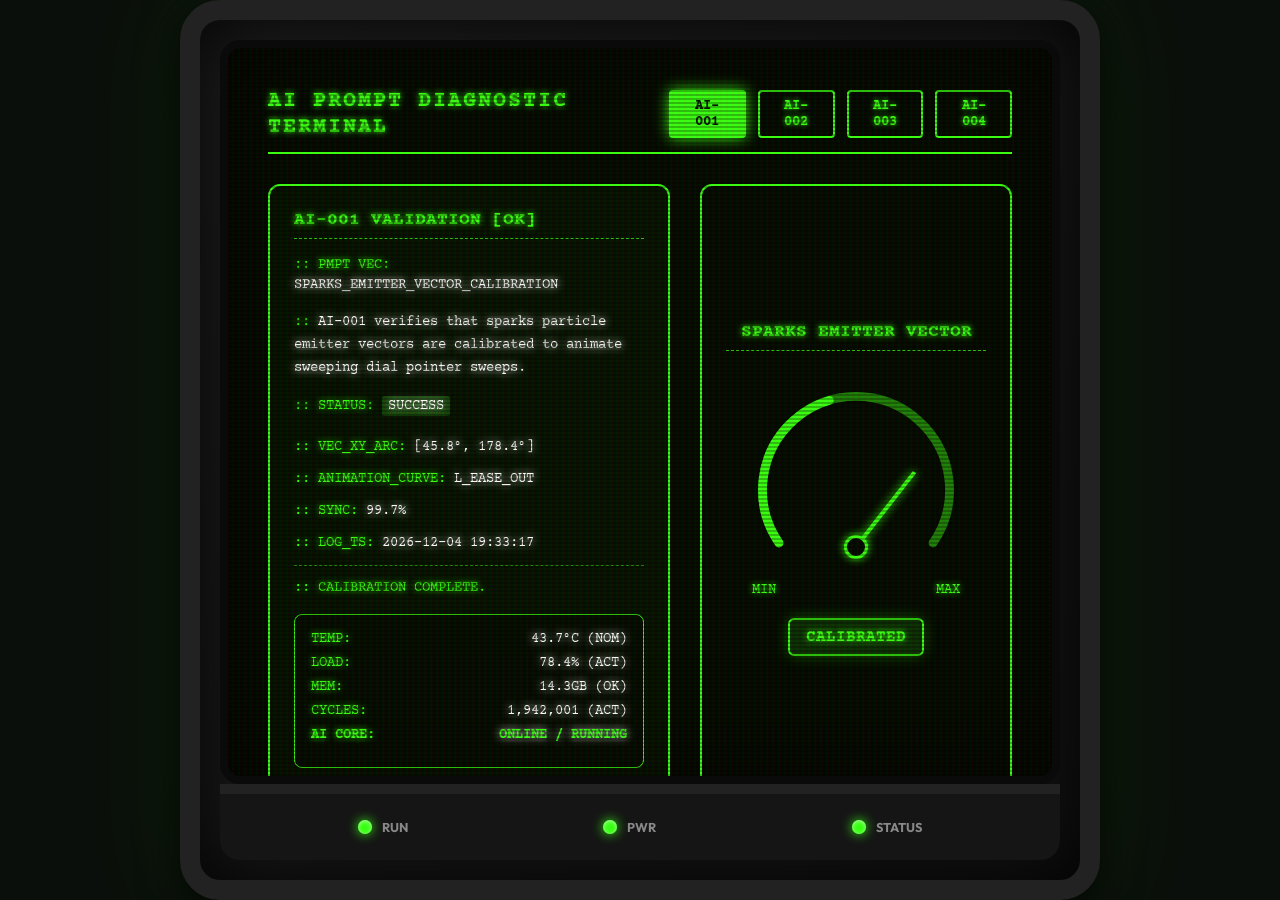
<file: pages/diagnostics.html>
<!DOCTYPE html>
<html lang="en">
<head>
  <meta charset="UTF-8">
  <title>AI Prompt Vector Diagnostics Console</title>
  <link href="https://fonts.googleapis.com/css2?family=Courier+Prime:wght@400;700&family=Outfit:wght@400;700&display=swap" rel="stylesheet">
  <style>
    :root {
      --terminal-green: #39ff14;
      --terminal-dim: #1e800a;
      --terminal-bg: #051405;
      --bezel-color: #1a1a1a;
      --shadow-color: rgba(57, 255, 20, 0.2);
    }
    
    * {
      box-sizing: border-box;
      margin: 0;
      padding: 0;
    }

    body {
      background-color: #0b0f0b;
      color: var(--terminal-green);
      font-family: 'Courier Prime', monospace;
      display: flex;
      justify-content: center;
      align-items: center;
      min-height: 100vh;
      overflow: hidden;
    }

    /* Outer CRT Monitor Frame */
    .crt-monitor {
      background: #111111;
      border: 20px solid #222222;
      border-radius: 40px;
      box-shadow: 
        inset 0 0 80px rgba(0,0,0,0.9),
        0 10px 40px rgba(0,0,0,0.8),
        0 0 100px rgba(57, 255, 20, 0.1);
      width: 920px;
      height: 900px;
      padding: 20px;
      position: relative;
      display: flex;
      flex-direction: column;
      background-image: linear-gradient(135deg, #1e1e1e 0%, #111111 100%);
    }

    /* Bezel Screen Housing */
    .screen-bezel {
      background: #020802;
      border: 8px solid #0a0a0a;
      border-radius: 20px;
      flex-grow: 1;
      position: relative;
      overflow: hidden;
      display: flex;
      flex-direction: column;
      box-shadow: inset 0 0 100px rgba(0,0,0,0.95);
    }

    /* CRT Scanline Overlay */
    .screen-bezel::before {
      content: " ";
      display: block;
      position: absolute;
      top: 0; left: 0; bottom: 0; right: 0;
      background: linear-gradient(rgba(18, 16, 16, 0) 50%, rgba(0, 0, 0, 0.25) 50%), linear-gradient(90deg, rgba(255, 0, 0, 0.06), rgba(0, 255, 0, 0.02), rgba(0, 255, 0, 0.06));
      z-index: 10;
      background-size: 100% 4px, 6px 100%;
      pointer-events: none;
    }

    /* Screen Flicker Animation */
    .screen-bezel::after {
      content: " ";
      display: block;
      position: absolute;
      top: 0; left: 0; bottom: 0; right: 0;
      background: rgba(18, 16, 16, 0.15);
      opacity: 0;
      z-index: 11;
      pointer-events: none;
      animation: flicker 0.15s infinite;
    }

    @keyframes flicker {
      0% { opacity: 0.18; }
      50% { opacity: 0.22; }
      100% { opacity: 0.18; }
    }

    /* Inner Screen Contents */
    .screen-content {
      padding: 40px;
      display: flex;
      flex-direction: column;
      height: 100%;
      position: relative;
      text-shadow: 0 0 6px var(--terminal-green);
    }

    /* Header Panel */
    .header-bar {
      display: flex;
      justify-content: space-between;
      align-items: center;
      border-bottom: 2px solid var(--terminal-green);
      padding-bottom: 12px;
      margin-bottom: 30px;
    }

    .header-title {
      font-size: 1.4rem;
      font-weight: bold;
      letter-spacing: 2px;
    }

    /* Navigation Tabs */
    .vector-tabs {
      display: flex;
      gap: 12px;
    }

    .tab-btn {
      background: transparent;
      border: 2px solid var(--terminal-green);
      color: var(--terminal-green);
      padding: 6px 16px;
      font-family: 'Courier Prime', monospace;
      font-size: 0.9rem;
      font-weight: bold;
      cursor: pointer;
      border-radius: 4px;
      text-shadow: 0 0 5px var(--terminal-green);
      transition: all 0.2s ease;
    }

    .tab-btn:hover, .tab-btn.active {
      background: var(--terminal-green);
      color: var(--terminal-bg);
      box-shadow: 0 0 15px var(--terminal-green);
      text-shadow: none;
    }

    /* Main Console Grid */
    .main-grid {
      display: grid;
      grid-template-columns: 1.3fr 1fr;
      gap: 30px;
      flex-grow: 1;
    }

    /* Validation Card */
    .validation-card {
      border: 2px solid var(--terminal-green);
      border-radius: 12px;
      padding: 24px;
      background: rgba(57, 255, 20, 0.03);
      position: relative;
      display: flex;
      flex-direction: column;
      justify-content: space-between;
    }

    .section-title {
      font-size: 1.15rem;
      border-bottom: 1.5px dashed var(--terminal-green);
      padding-bottom: 8px;
      margin-bottom: 16px;
      font-weight: bold;
    }

    .log-line {
      margin-bottom: 12px;
      font-size: 0.9rem;
      line-height: 1.4;
    }

    .log-val {
      color: #ffffff;
      text-shadow: 0 0 8px #ffffff;
    }

    /* Left System Telemetry box */
    .telemetry-box {
      border: 1.5px solid var(--terminal-green);
      padding: 16px;
      margin-top: 16px;
      border-radius: 8px;
      background: rgba(0, 0, 0, 0.4);
    }

    .telemetry-row {
      display: flex;
      justify-content: space-between;
      font-size: 0.85rem;
      margin-bottom: 8px;
    }

    /* Gauge / Dial Panel */
    .gauge-panel {
      display: flex;
      flex-direction: column;
      align-items: center;
      justify-content: center;
      border: 2px solid var(--terminal-green);
      border-radius: 12px;
      padding: 24px;
      position: relative;
    }

    .gauge-wrapper {
      position: relative;
      width: 260px;
      height: 200px;
      display: flex;
      justify-content: center;
    }

    /* SVG Gauge Arc Styling */
    .gauge-arc {
      fill: none;
      stroke: var(--terminal-dim);
      stroke-width: 8;
      stroke-linecap: round;
    }

    .gauge-fill {
      fill: none;
      stroke: var(--terminal-green);
      stroke-width: 8;
      stroke-linecap: round;
      stroke-dasharray: 400;
      stroke-dashoffset: 400;
      transition: stroke-dashoffset 1s ease-in-out;
    }

    /* Animated Needle */
    .needle {
      position: absolute;
      width: 4px;
      height: 95px;
      background: var(--terminal-green);
      bottom: 20px;
      left: calc(50% - 2px);
      transform-origin: bottom center;
      box-shadow: 0 0 10px var(--terminal-green);
      transform: rotate(-75deg);
      transition: transform 1s ease-in-out;
    }

    .needle-cap {
      position: absolute;
      width: 24px;
      height: 24px;
      background: #020802;
      border: 3px solid var(--terminal-green);
      border-radius: 50%;
      bottom: 8px;
      left: calc(50% - 12px);
      box-shadow: 0 0 8px var(--terminal-green);
    }

    .gauge-label {
      font-size: 0.85rem;
      margin-top: 15px;
      width: 80%;
      display: flex;
      justify-content: space-between;
    }

    .status-badge-glow {
      background: rgba(57, 255, 20, 0.15);
      border: 2px solid var(--terminal-green);
      border-radius: 6px;
      padding: 8px 16px;
      font-size: 1rem;
      font-weight: bold;
      margin-top: 20px;
      box-shadow: 0 0 15px rgba(57, 255, 20, 0.3);
      animation: pulseGlow 1.5s infinite alternate;
    }

    @keyframes pulseGlow {
      from { box-shadow: 0 0 10px rgba(57, 255, 20, 0.2); }
      to { box-shadow: 0 0 25px rgba(57, 255, 20, 0.5); }
    }

    /* Physical CRT Buttons at the bottom of the Monitor */
    .control-panel {
      height: 80px;
      border-top: 10px solid #222222;
      display: flex;
      justify-content: space-around;
      align-items: center;
      padding: 10px 40px;
      background: #151515;
      border-bottom-left-radius: 20px;
      border-bottom-right-radius: 20px;
    }

    .led-group {
      display: flex;
      align-items: center;
      gap: 10px;
    }

    .led-label {
      font-size: 0.8rem;
      font-weight: bold;
      color: #888888;
      font-family: 'Outfit', sans-serif;
    }

    .led-light {
      width: 14px;
      height: 14px;
      border-radius: 50%;
      background: var(--terminal-dim);
      box-shadow: inset 0 1px 4px rgba(0,0,0,0.5);
      transition: background 0.3s;
    }

    .led-light.active {
      background: var(--terminal-green);
      box-shadow: 0 0 12px var(--terminal-green), inset 0 1px 4px rgba(255,255,255,0.6);
    }
  </style>
</head>
<body>

  <div class="crt-monitor">
    <!-- Monitor Screen Screen Bezel Frame -->
    <div class="screen-bezel">
      <div class="screen-content">
        
        <!-- Header status bars -->
        <div class="header-bar">
          <div class="header-title">AI PROMPT DIAGNOSTIC TERMINAL</div>
          <div class="vector-tabs">
            <button class="tab-btn active" onclick="loadVector('AI-001')">AI-001</button>
            <button class="tab-btn" onclick="loadVector('AI-002')">AI-002</button>
            <button class="tab-btn" onclick="loadVector('AI-003')">AI-003</button>
            <button class="tab-btn" onclick="loadVector('AI-004')">AI-004</button>
          </div>
        </div>

        <div class="main-grid">
          <!-- Verification logs card -->
          <div class="validation-card">
            <div>
              <div class="section-title" id="val-title">AI-001 VALIDATION [OK]</div>
              
              <div class="log-line">:: PMPT VEC: <span class="log-val" id="pmpt-vec">SPARKS_EMITTER_VECTOR_CALIBRATION</span></div>
              
              <div class="log-line" style="margin-top: 16px; line-height: 1.6;">
                :: <span class="log-val" id="vec-description">AI-001 verifies that sparks particle emitter vectors are calibrated to animate sweeping dial pointer sweeps.</span>
              </div>

              <div class="log-line" style="margin-top: 16px;">:: STATUS: <span class="log-val" id="vec-status" style="color: #ffffff; background: rgba(57,255,20,0.2); padding: 2px 6px; border-radius: 3px;">SUCCESS</span></div>

              <div id="dynamic-fields">
                <div class="log-line" style="margin-top: 20px;">:: VEC_XY_ARC: <span class="log-val">[45.8°, 178.4°]</span></div>
                <div class="log-line">:: ANIMATION_CURVE: <span class="log-val">L_EASE_OUT</span></div>
                <div class="log-line">:: SYNC: <span class="log-val">99.7%</span></div>
              </div>

              <div class="log-line">:: LOG_TS: <span class="log-val" id="current-timestamp">2026-07-05 04:23:36</span></div>
            </div>

            <div>
              <div class="log-line" style="border-top: 1.5px dashed var(--terminal-dim); padding-top: 12px; margin-bottom: 0;">
                :: CALIBRATION COMPLETE.
              </div>

              <!-- Nested system telemetry info -->
              <div class="telemetry-box">
                <div class="telemetry-row">
                  <span>TEMP:</span>
                  <span class="log-val" id="tel-temp">43.7°C (NOM)</span>
                </div>
                <div class="telemetry-row">
                  <span>LOAD:</span>
                  <span class="log-val" id="tel-load">78.4% (ACT)</span>
                </div>
                <div class="telemetry-row">
                  <span>MEM:</span>
                  <span class="log-val" id="tel-mem">14.3GB (OK)</span>
                </div>
                <div class="telemetry-row">
                  <span>CYCLES:</span>
                  <span class="log-val" id="tel-cycles">1,942,001 (ACT)</span>
                </div>
                <div class="telemetry-row" style="margin-top: 8px; font-weight: bold;">
                  <span>AI CORE:</span>
                  <span class="log-val" style="color: var(--terminal-green);">ONLINE / RUNNING</span>
                </div>
              </div>
            </div>
          </div>

          <!-- Sweeping dial gauge card -->
          <div class="gauge-panel">
            <div class="section-title" style="width: 100%; text-align: center;" id="gauge-title">SPARKS EMITTER VECTOR</div>
            
            <div class="gauge-wrapper">
              <svg width="220" height="220" viewBox="0 0 200 200">
                <path class="gauge-arc" d="M 30,160 A 85,85 0 1,1 170,160" />
                <path class="gauge-fill" id="gauge-fill-arc" d="M 30,160 A 85,85 0 1,1 170,160" />
              </svg>
              <!-- Animated Needle pointer -->
              <div class="needle" id="gauge-needle"></div>
              <div class="needle-cap"></div>
            </div>
            
            <div class="gauge-label">
              <span>MIN</span>
              <span>MAX</span>
            </div>

            <div class="status-badge-glow" id="status-glow">CALIBRATED</div>
          </div>
        </div>

      </div>
    </div>

    <!-- Retro Monitor control buttons at base -->
    <div class="control-panel">
      <div class="led-group">
        <span class="led-light active"></span>
        <span class="led-label">RUN</span>
      </div>
      <div class="led-group">
        <span class="led-light active"></span>
        <span class="led-label">PWR</span>
      </div>
      <div class="led-group">
        <span class="led-light active"></span>
        <span class="led-label">STATUS</span>
      </div>
    </div>
  </div>

  <script>
    // Prompt Vector data repository
    const vectors = {
      'AI-001': {
        valTitle: 'AI-001 VALIDATION [OK]',
        pmptVec: 'SPARKS_EMITTER_VECTOR_CALIBRATION',
        description: 'AI-001 verifies that sparks particle emitter vectors are calibrated to animate sweeping dial pointer sweeps.',
        status: 'SUCCESS',
        needleAngle: '38deg',
        dashOffset: '240',
        gaugeTitle: 'SPARKS EMITTER VECTOR',
        dynamicHtml: `
          <div class="log-line" style="margin-top: 20px;">:: VEC_XY_ARC: <span class="log-val">[45.8°, 178.4°]</span></div>
          <div class="log-line">:: ANIMATION_CURVE: <span class="log-val">L_EASE_OUT</span></div>
          <div class="log-line">:: SYNC: <span class="log-val">99.7%</span></div>
        `,
        temp: '43.7°C (NOM)',
        load: '78.4% (ACT)',
        cycles: '1,942,001 (ACT)',
        glowText: 'CALIBRATED'
      },
      'AI-002': {
        valTitle: 'AI-002 VALIDATION [OK]',
        pmptVec: 'LIQUID_SLUGBACK_PREVENTION',
        description: 'AI-002 establishes the process where to avoid liquid slugback hazards occurs by tracking the crankcase heater activation cycle.',
        status: 'SUCCESS',
        needleAngle: '62deg',
        dashOffset: '140',
        gaugeTitle: 'HEATER ACTIVE LOAD',
        dynamicHtml: `
          <div class="log-line" style="margin-top: 20px;">:: HEATER_CURRENT: <span class="log-val">1.2A (NOMINAL)</span></div>
          <div class="log-line">:: COMPRESSOR_STATE: <span class="log-val">STANDBY / OFF</span></div>
          <div class="log-line">:: CRANKCASE_TEMP: <span class="log-val">104.5°F (NOM)</span></div>
        `,
        temp: '38.2°C (STABLE)',
        load: '12.5% (LOW)',
        cycles: '482,109 (ACT)',
        glowText: 'ACTIVE / SAFE'
      },
      'AI-003': {
        valTitle: 'AI-003 VALIDATION [OK]',
        pmptVec: 'EEV_FEEDBACK_CONTROL',
        description: 'AI-003 configures the engine to evaluates the suction line superheat so that it is possible to open stuck expansion valve steps.',
        status: 'SUCCESS',
        needleAngle: '52deg',
        dashOffset: '180',
        gaugeTitle: 'EEV STEP POSITION',
        dynamicHtml: `
          <div class="log-line" style="margin-top: 20px;">:: STEPPING_MOTOR: <span class="log-val">ACTIVE (STANDBY)</span></div>
          <div class="log-line">:: EEV_STEPS_NOMINAL: <span class="log-val">250 STEPS</span></div>
          <div class="log-line">:: SH_TARGET: <span class="log-val">10.0°F (SET)</span></div>
        `,
        temp: '41.5°C (NOM)',
        load: '54.2% (ACT)',
        cycles: '1,280,412 (ACT)',
        glowText: 'CALIBRATED'
      },
      'AI-004': {
        valTitle: 'AI-004 VALIDATION [OK]',
        pmptVec: 'PIPING_FLOW_INDICATORS',
        description: 'AI-004 maps where red-blue piping indicator flows is updated during inspectsing cycles to map thermal zone gradients.',
        status: 'SUCCESS',
        needleAngle: '84deg',
        dashOffset: '70',
        gaugeTitle: 'GRADIENT FLOW CAPACITY',
        dynamicHtml: `
          <div class="log-line" style="margin-top: 20px;">:: COLD_VAPOR_LINE: <span class="log-val">ACTIVE / FLOWING (CYAN)</span></div>
          <div class="log-line">:: HOT_LIQUID_LINE: <span class="log-val">ACTIVE / FLOWING (ORANGE)</span></div>
          <div class="log-line">:: GRADIENT_MAP: <span class="log-val">NORMALIZED (THERMAL ZONE 1)</span></div>
        `,
        temp: '32.4°C (NOM)',
        load: '88.5% (HIGH)',
        cycles: '2,941,102 (ACT)',
        glowText: 'FLOWING'
      }
    };

    function loadVector(id) {
      const data = vectors[id];
      if (!data) return;

      // Update active tab styling
      document.querySelectorAll('.tab-btn').forEach(btn => {
        if (btn.innerText === id) btn.classList.add('active');
        else btn.classList.remove('active');
      });

      // Update screen text content
      document.getElementById('val-title').innerText = data.valTitle;
      document.getElementById('pmpt-vec').innerText = data.pmptVec;
      document.getElementById('vec-description').innerText = data.description;
      document.getElementById('vec-status').innerText = data.status;
      document.getElementById('dynamic-fields').innerHTML = data.dynamicHtml;
      document.getElementById('gauge-title').innerText = data.gaugeTitle;
      document.getElementById('status-glow').innerText = data.glowText;

      // Update telemetry readings
      document.getElementById('tel-temp').innerText = data.temp;
      document.getElementById('tel-load').innerText = data.load;
      document.getElementById('tel-cycles').innerText = data.cycles;

      // Animate needle and gauge fill
      document.getElementById('gauge-needle').style.transform = `rotate(${data.needleAngle})`;
      document.getElementById('gauge-fill-arc').style.strokeDashoffset = data.dashOffset;
    }

    // Set initial timestamp and load AI-001
    const now = new Date();
    document.getElementById('current-timestamp').innerText = now.toISOString().replace('T', ' ').substring(0, 19);
    
    // Initial load animations trigger
    setTimeout(() => {
      loadVector('AI-001');
    }, 100);
  </script>
</body>
</html>
</file>
